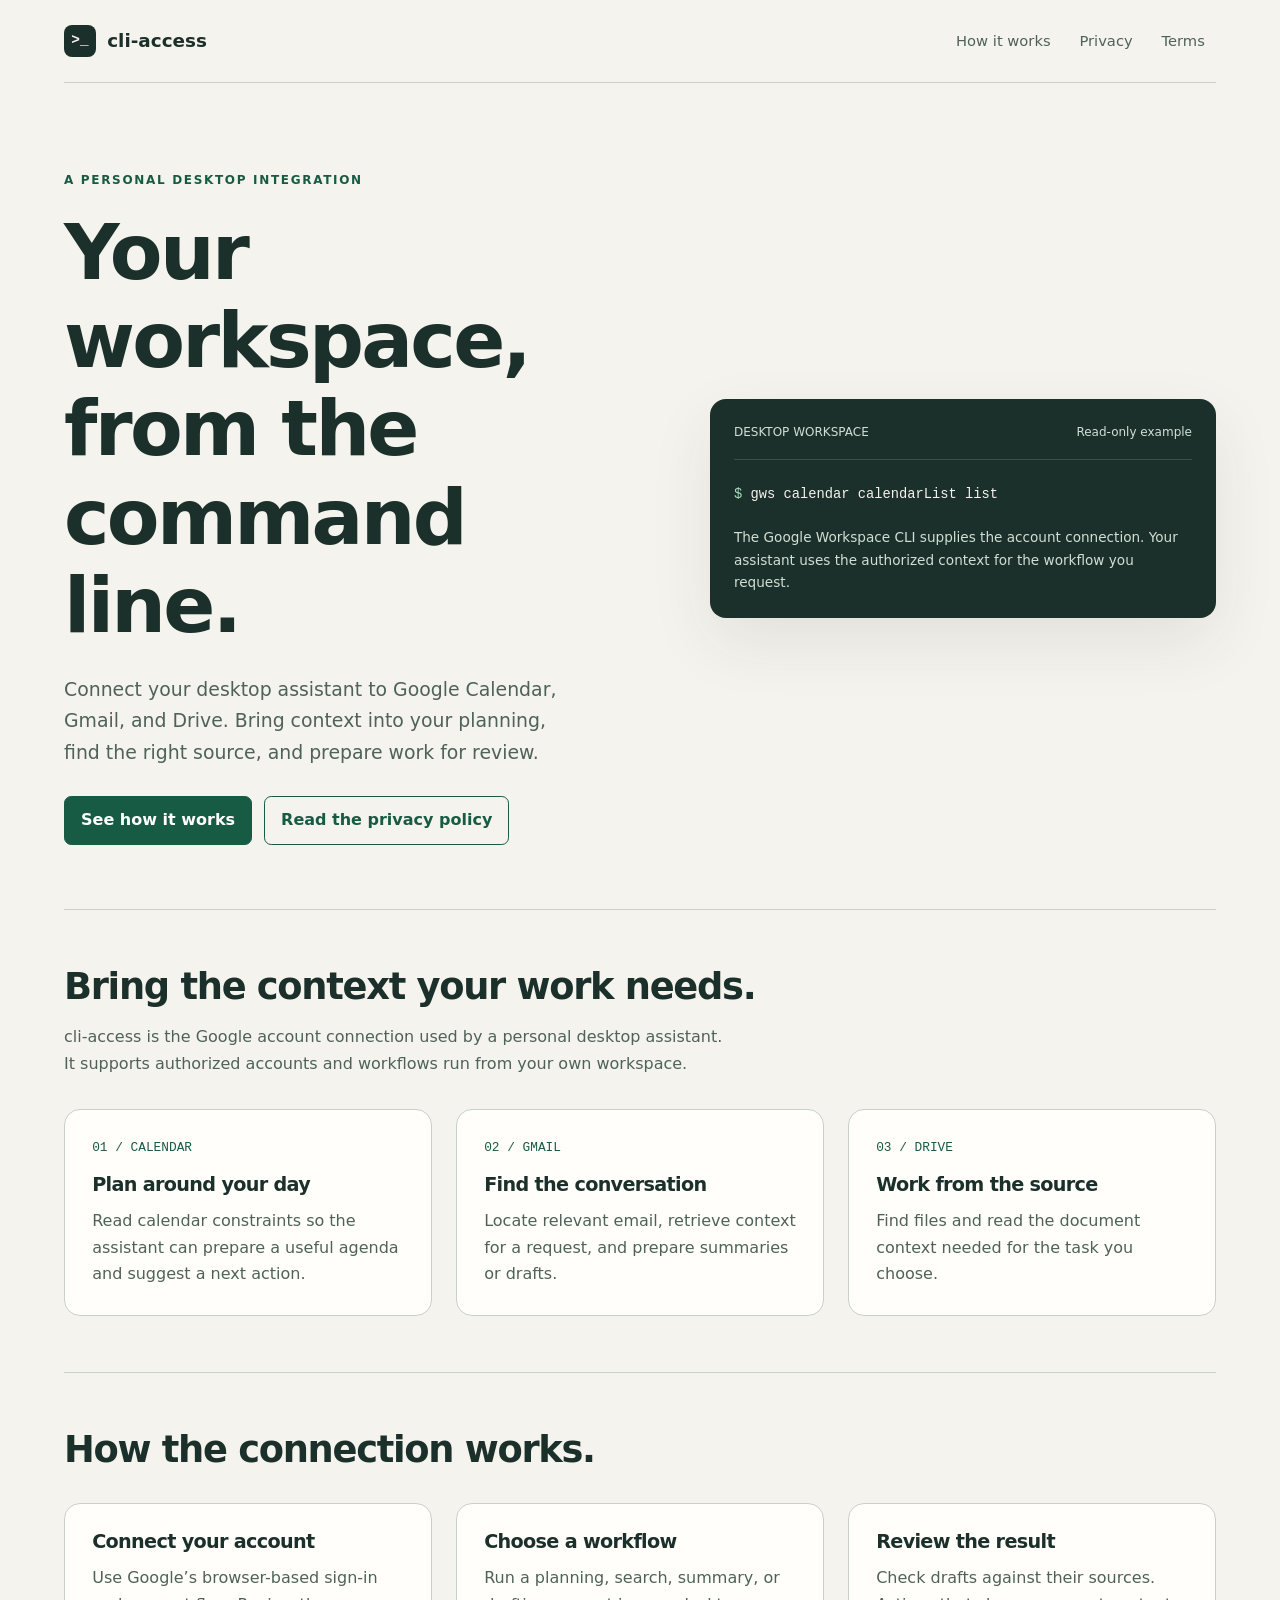
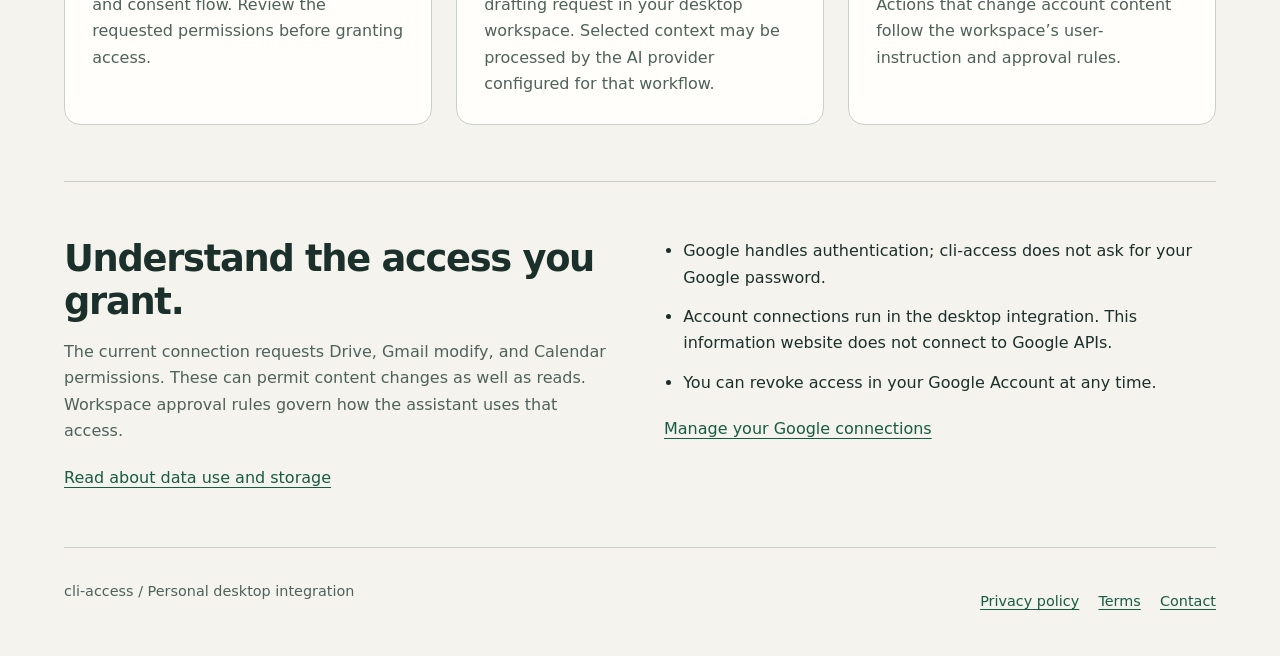
<file: public/index.html>
<!doctype html>
<html lang="en">
<head>
  <meta charset="utf-8">
  <meta name="viewport" content="width=device-width, initial-scale=1">
  <meta name="description" content="cli-access connects a desktop assistant to Google Calendar, Gmail, and Drive for personal planning, search, summaries, and drafts.">
  <meta name="referrer" content="no-referrer">
  <meta http-equiv="Content-Security-Policy" content="default-src 'none'; style-src 'self'; img-src 'self'; base-uri 'none'; form-action 'none'">
  <title>cli-access — Your workspace, from the command line</title>
  <link rel="stylesheet" href="styles.css">
</head>
<body>
  <a class="skip" href="#main">Skip to content</a>
  <header class="site-header shell">
    <a class="brand" href="./" aria-label="cli-access home"><span class="brand-mark" aria-hidden="true">&gt;_</span>cli-access</a>
    <nav class="nav" aria-label="Main navigation"><a href="#how-it-works">How it works</a><a href="privacy.html">Privacy</a><a href="terms.html">Terms</a></nav>
  </header>
  <main id="main" class="shell" tabindex="-1">
    <section class="hero" aria-labelledby="title">
      <div>
        <p class="eyebrow">A personal desktop integration</p>
        <h1 id="title">Your workspace, from the command line.</h1>
        <p class="lead">Connect your desktop assistant to Google Calendar, Gmail, and Drive. Bring context into your planning, find the right source, and prepare work for review.</p>
        <div class="actions"><a class="button primary" href="#how-it-works">See how it works</a><a class="button" href="privacy.html">Read the privacy policy</a></div>
      </div>
      <aside class="terminal" aria-label="Example of a supported read-only command">
        <div class="terminal-title"><span>DESKTOP WORKSPACE</span><span>Read-only example</span></div>
        <code><span class="prompt">$ </span>gws calendar calendarList list</code>
        <p>The Google Workspace CLI supplies the account connection. Your assistant uses the authorized context for the workflow you request.</p>
      </aside>
    </section>
    <section class="section" aria-labelledby="work-title">
      <h2 id="work-title">Bring the context your work needs.</h2>
      <p class="section-intro">cli-access is the Google account connection used by a personal desktop assistant. It supports authorized accounts and workflows run from your own workspace.</p>
      <div class="grid">
        <article class="card"><span class="number">01 / CALENDAR</span><h3>Plan around your day</h3><p>Read calendar constraints so the assistant can prepare a useful agenda and suggest a next action.</p></article>
        <article class="card"><span class="number">02 / GMAIL</span><h3>Find the conversation</h3><p>Locate relevant email, retrieve context for a request, and prepare summaries or drafts.</p></article>
        <article class="card"><span class="number">03 / DRIVE</span><h3>Work from the source</h3><p>Find files and read the document context needed for the task you choose.</p></article>
      </div>
    </section>
    <section class="section" id="how-it-works" aria-labelledby="steps-title">
      <h2 id="steps-title">How the connection works.</h2>
      <div class="grid">
        <article class="card"><h3>Connect your account</h3><p>Use Google’s browser-based sign-in and consent flow. Review the requested permissions before granting access.</p></article>
        <article class="card"><h3>Choose a workflow</h3><p>Run a planning, search, summary, or drafting request in your desktop workspace. Selected context may be processed by the AI provider configured for that workflow.</p></article>
        <article class="card"><h3>Review the result</h3><p>Check drafts against their sources. Actions that change account content follow the workspace’s user-instruction and approval rules.</p></article>
      </div>
    </section>
    <section class="section boundary" aria-labelledby="access-title">
      <div><h2 id="access-title">Understand the access you grant.</h2><p class="quiet">The current connection requests Drive, Gmail modify, and Calendar permissions. These can permit content changes as well as reads. Workspace approval rules govern how the assistant uses that access.</p><a href="privacy.html">Read about data use and storage</a></div>
      <div><ul><li>Google handles authentication; cli-access does not ask for your Google password.</li><li>Account connections run in the desktop integration. This information website does not connect to Google APIs.</li><li>You can revoke access in your Google Account at any time.</li></ul><a href="https://myaccount.google.com/connections">Manage your Google connections</a></div>
    </section>
  </main>
  <footer class="site-footer shell"><p>cli-access <span aria-hidden="true">/</span> Personal desktop integration</p><nav aria-label="Footer navigation"><a href="privacy.html">Privacy policy</a><a href="terms.html">Terms</a><a href="mailto:gentdev@gmail.com">Contact</a></nav></footer>
</body>
</html>
</file>
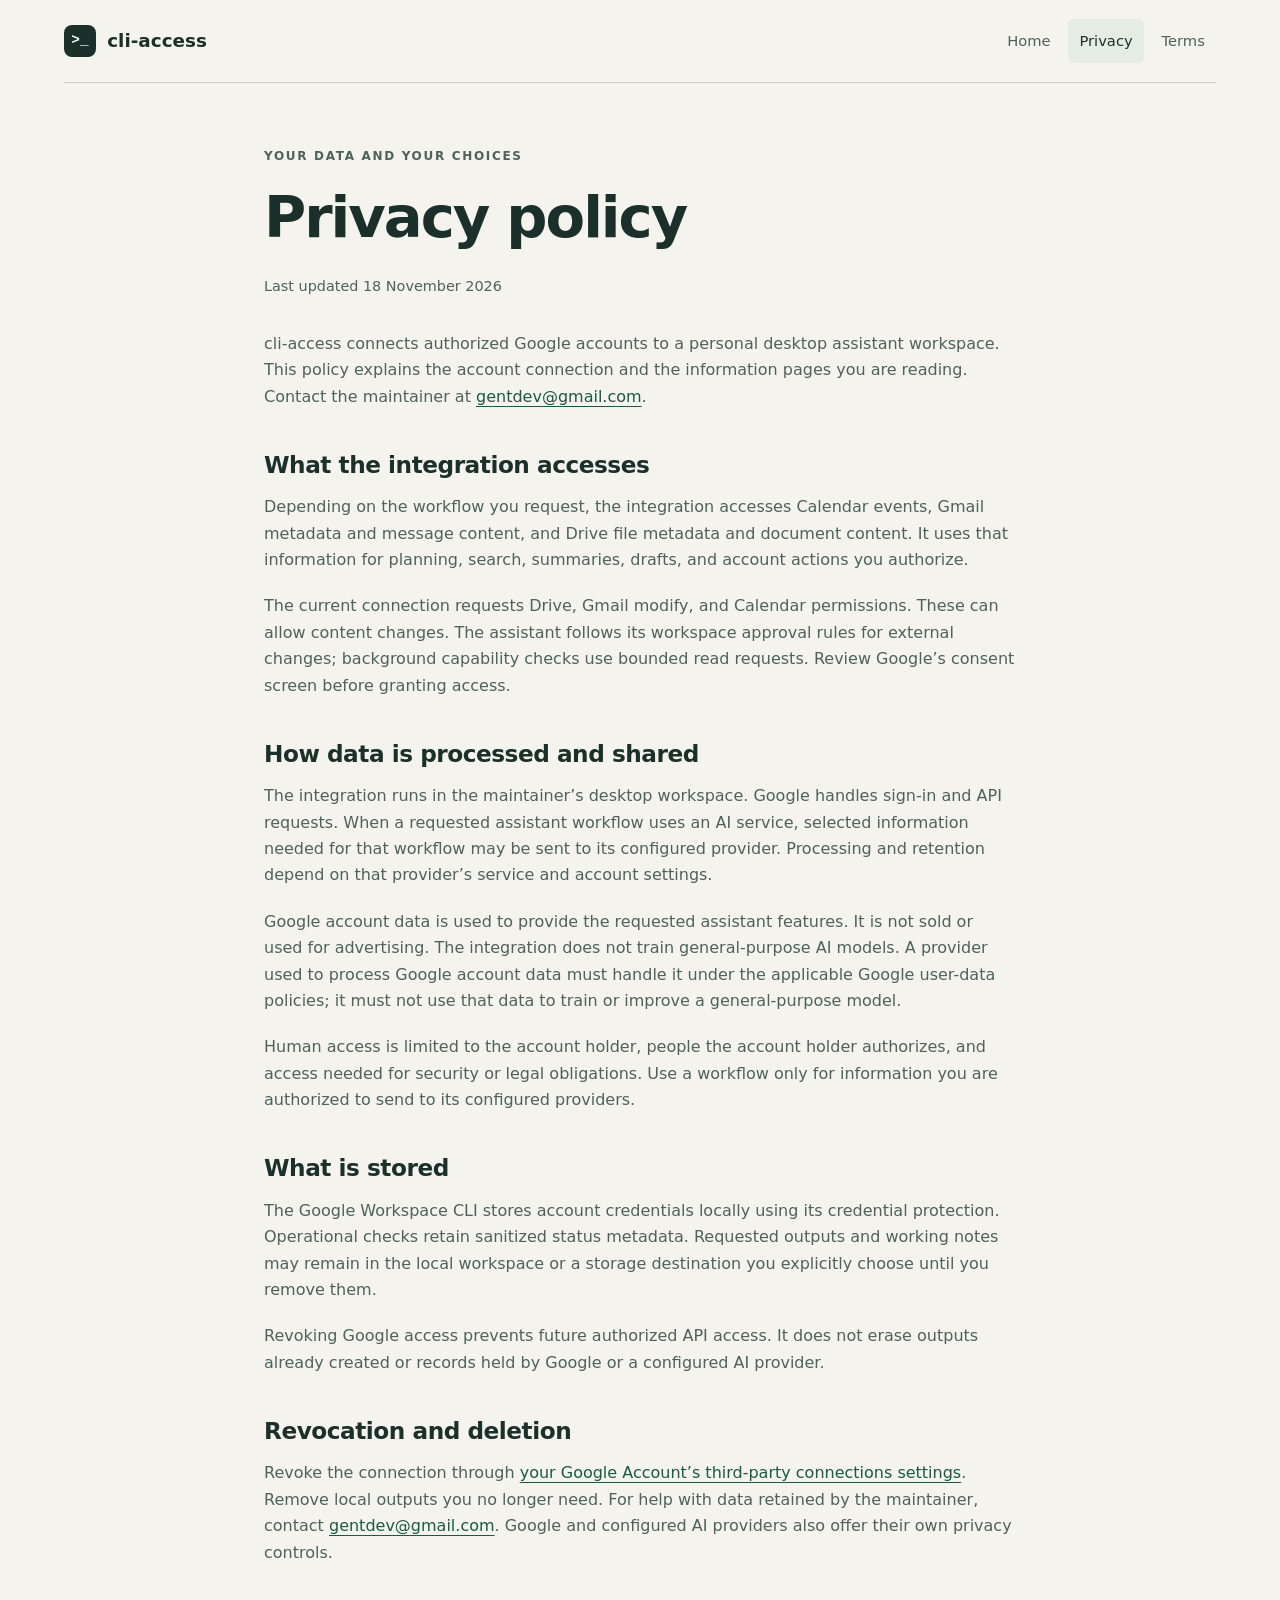
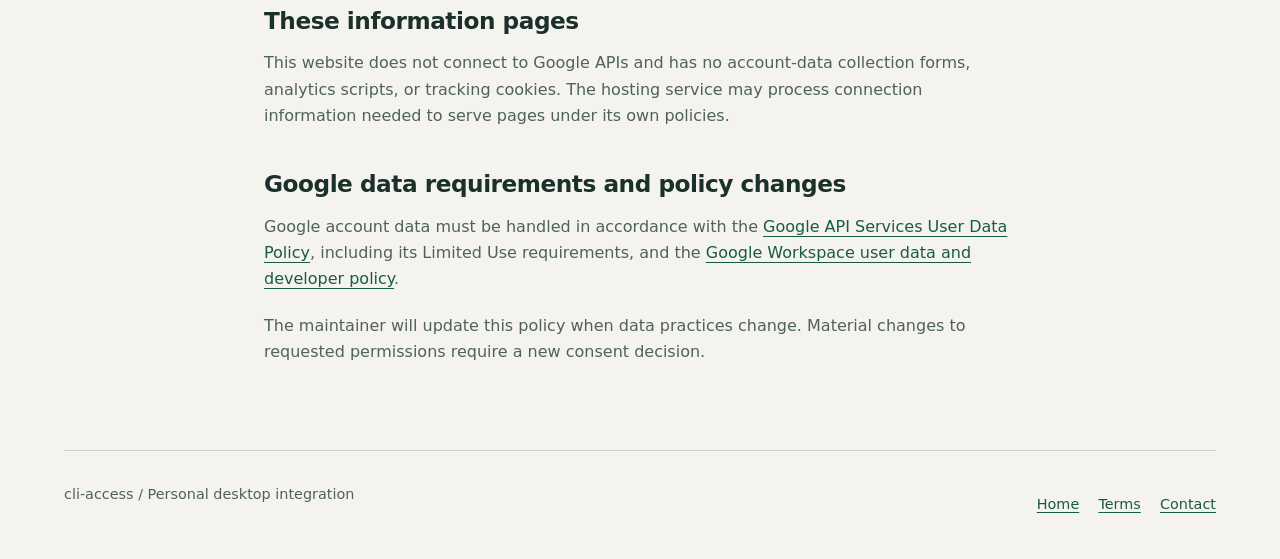
<file: public/privacy.html>
<!doctype html>
<html lang="en">
<head>
  <meta charset="utf-8"><meta name="viewport" content="width=device-width, initial-scale=1">
  <meta name="description" content="How cli-access uses Google account data, stores credentials and outputs, and supports revocation and deletion.">
  <meta name="referrer" content="no-referrer">
  <meta http-equiv="Content-Security-Policy" content="default-src 'none'; style-src 'self'; img-src 'self'; base-uri 'none'; form-action 'none'">
  <title>Privacy policy — cli-access</title><link rel="stylesheet" href="styles.css">
</head>
<body>
  <a class="skip" href="#main">Skip to content</a>
  <header class="site-header shell"><a class="brand" href="./" aria-label="cli-access home"><span class="brand-mark" aria-hidden="true">&gt;_</span>cli-access</a><nav class="nav" aria-label="Main navigation"><a href="./">Home</a><a href="privacy.html" aria-current="page">Privacy</a><a href="terms.html">Terms</a></nav></header>
  <main id="main" class="document shell" tabindex="-1">
    <p class="eyebrow">Your data and your choices</p><h1>Privacy policy</h1><p class="date">Last updated 18 November 2026</p>
    <p>cli-access connects authorized Google accounts to a personal desktop assistant workspace. This policy explains the account connection and the information pages you are reading. Contact the maintainer at <a href="mailto:gentdev@gmail.com">gentdev@gmail.com</a>.</p>
    <h2>What the integration accesses</h2>
    <p>Depending on the workflow you request, the integration accesses Calendar events, Gmail metadata and message content, and Drive file metadata and document content. It uses that information for planning, search, summaries, drafts, and account actions you authorize.</p>
    <p>The current connection requests Drive, Gmail modify, and Calendar permissions. These can allow content changes. The assistant follows its workspace approval rules for external changes; background capability checks use bounded read requests. Review Google’s consent screen before granting access.</p>
    <h2>How data is processed and shared</h2>
    <p>The integration runs in the maintainer’s desktop workspace. Google handles sign-in and API requests. When a requested assistant workflow uses an AI service, selected information needed for that workflow may be sent to its configured provider. Processing and retention depend on that provider’s service and account settings.</p>
    <p>Google account data is used to provide the requested assistant features. It is not sold or used for advertising. The integration does not train general-purpose AI models. A provider used to process Google account data must handle it under the applicable Google user-data policies; it must not use that data to train or improve a general-purpose model.</p>
    <p>Human access is limited to the account holder, people the account holder authorizes, and access needed for security or legal obligations. Use a workflow only for information you are authorized to send to its configured providers.</p>
    <h2>What is stored</h2>
    <p>The Google Workspace CLI stores account credentials locally using its credential protection. Operational checks retain sanitized status metadata. Requested outputs and working notes may remain in the local workspace or a storage destination you explicitly choose until you remove them.</p>
    <p>Revoking Google access prevents future authorized API access. It does not erase outputs already created or records held by Google or a configured AI provider.</p>
    <h2>Revocation and deletion</h2>
    <p>Revoke the connection through <a href="https://myaccount.google.com/connections">your Google Account’s third-party connections settings</a>. Remove local outputs you no longer need. For help with data retained by the maintainer, contact <a href="mailto:gentdev@gmail.com">gentdev@gmail.com</a>. Google and configured AI providers also offer their own privacy controls.</p>
    <h2>These information pages</h2>
    <p>This website does not connect to Google APIs and has no account-data collection forms, analytics scripts, or tracking cookies. The hosting service may process connection information needed to serve pages under its own policies.</p>
    <h2>Google data requirements and policy changes</h2>
    <p>Google account data must be handled in accordance with the <a href="https://developers.google.com/terms/api-services-user-data-policy">Google API Services User Data Policy</a>, including its Limited Use requirements, and the <a href="https://developers.google.com/workspace/workspace-api-user-data-developer-policy">Google Workspace user data and developer policy</a>.</p>
    <p>The maintainer will update this policy when data practices change. Material changes to requested permissions require a new consent decision.</p>
  </main>
  <footer class="site-footer shell"><p>cli-access <span aria-hidden="true">/</span> Personal desktop integration</p><nav aria-label="Footer navigation"><a href="./">Home</a><a href="terms.html">Terms</a><a href="mailto:gentdev@gmail.com">Contact</a></nav></footer>
</body>
</html>
</file>
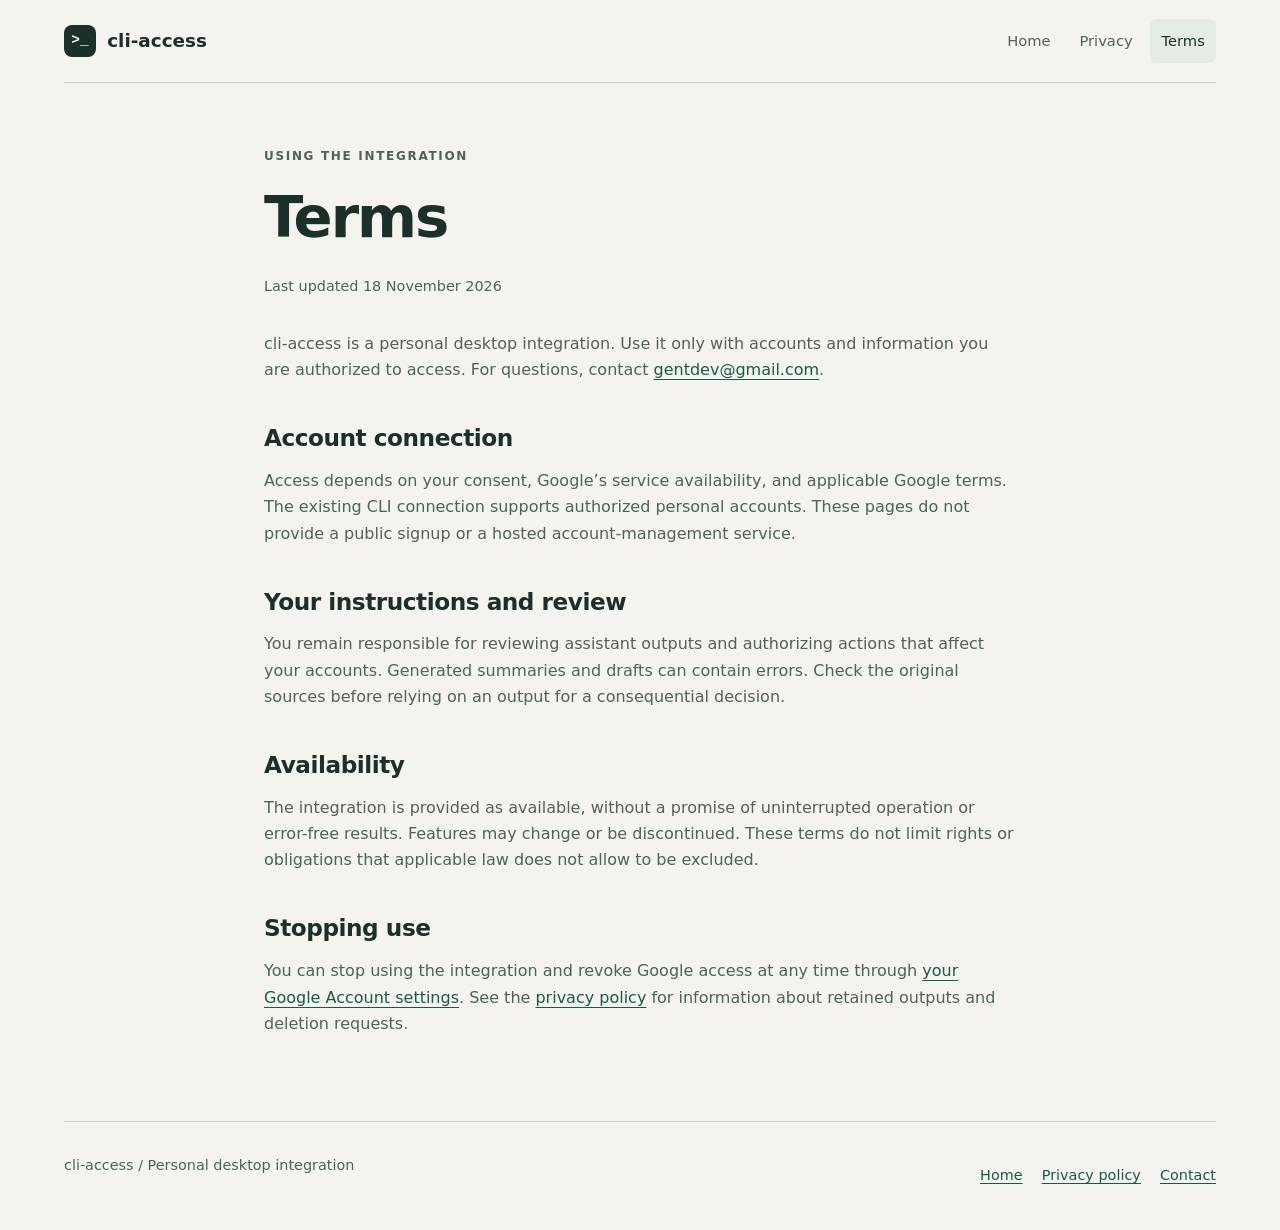
<file: public/terms.html>
<!doctype html>
<html lang="en">
<head>
  <meta charset="utf-8"><meta name="viewport" content="width=device-width, initial-scale=1">
  <meta name="description" content="Terms for personal use of cli-access and its Google account connection.">
  <meta name="referrer" content="no-referrer">
  <meta http-equiv="Content-Security-Policy" content="default-src 'none'; style-src 'self'; img-src 'self'; base-uri 'none'; form-action 'none'">
  <title>Terms — cli-access</title><link rel="stylesheet" href="styles.css">
</head>
<body>
  <a class="skip" href="#main">Skip to content</a>
  <header class="site-header shell"><a class="brand" href="./" aria-label="cli-access home"><span class="brand-mark" aria-hidden="true">&gt;_</span>cli-access</a><nav class="nav" aria-label="Main navigation"><a href="./">Home</a><a href="privacy.html">Privacy</a><a href="terms.html" aria-current="page">Terms</a></nav></header>
  <main id="main" class="document shell" tabindex="-1">
    <p class="eyebrow">Using the integration</p><h1>Terms</h1><p class="date">Last updated 18 November 2026</p>
    <p>cli-access is a personal desktop integration. Use it only with accounts and information you are authorized to access. For questions, contact <a href="mailto:gentdev@gmail.com">gentdev@gmail.com</a>.</p>
    <h2>Account connection</h2>
    <p>Access depends on your consent, Google’s service availability, and applicable Google terms. The existing CLI connection supports authorized personal accounts. These pages do not provide a public signup or a hosted account-management service.</p>
    <h2>Your instructions and review</h2>
    <p>You remain responsible for reviewing assistant outputs and authorizing actions that affect your accounts. Generated summaries and drafts can contain errors. Check the original sources before relying on an output for a consequential decision.</p>
    <h2>Availability</h2>
    <p>The integration is provided as available, without a promise of uninterrupted operation or error-free results. Features may change or be discontinued. These terms do not limit rights or obligations that applicable law does not allow to be excluded.</p>
    <h2>Stopping use</h2>
    <p>You can stop using the integration and revoke Google access at any time through <a href="https://myaccount.google.com/connections">your Google Account settings</a>. See the <a href="privacy.html">privacy policy</a> for information about retained outputs and deletion requests.</p>
  </main>
  <footer class="site-footer shell"><p>cli-access <span aria-hidden="true">/</span> Personal desktop integration</p><nav aria-label="Footer navigation"><a href="./">Home</a><a href="privacy.html">Privacy policy</a><a href="mailto:gentdev@gmail.com">Contact</a></nav></footer>
</body>
</html>
</file>
<file: public/styles.css>
:root{color-scheme:light dark;--paper:#f5f3ed;--surface:#fffefa;--ink:#1c302b;--muted:#4e625a;--line:#c8d1c9;--accent:#185b45;--accent-ink:#fff;--soft:#e5ece4;--focus:#946000;--radius:1rem;--space:1.5rem;font-family:system-ui,-apple-system,BlinkMacSystemFont,"Segoe UI",sans-serif;font-size:100%;line-height:1.65}
*{box-sizing:border-box}html{scroll-behavior:smooth;scroll-padding-top:2rem}body{margin:0;background:var(--paper);color:var(--ink)}a{color:var(--accent);text-underline-offset:.22em}a:hover{text-decoration-thickness:.13em}a:focus-visible{outline:3px solid var(--focus);outline-offset:4px;border-radius:.15rem}p,ul,ol{margin:0 0 1.25rem}h1,h2,h3{font-weight:650;line-height:1.15;letter-spacing:-.035em}h1{font-size:clamp(2.5rem,6vw,4.8rem);max-width:13ch;margin:.4rem 0 1.5rem}h2{font-size:clamp(1.65rem,3vw,2.3rem);margin:0 0 1rem}h3{font-size:1.2rem;margin:0 0 .75rem}small{font-size:.9rem}.shell{width:min(72rem,100% - 3rem);margin-inline:auto}.skip{position:absolute;left:1rem;top:-8rem;z-index:10;background:var(--surface);padding:.8rem 1rem}.skip:focus{top:1rem}.site-header{padding-block:1.2rem;display:flex;align-items:center;justify-content:space-between;gap:1rem;border-bottom:1px solid var(--line)}.brand{display:inline-flex;align-items:center;gap:.7rem;color:var(--ink);text-decoration:none;font-weight:700;font-size:1.15rem;min-height:2.75rem}.brand-mark{display:grid;place-items:center;width:2rem;height:2rem;border-radius:.5rem;background:var(--ink);color:var(--paper);font-family:ui-monospace,monospace;font-size:.9rem}.nav{display:flex;gap:.4rem;flex-wrap:wrap}.nav a{display:inline-flex;align-items:center;min-height:2.75rem;padding:.45rem .7rem;border-radius:.4rem;font-size:.92rem;text-decoration:none;color:var(--muted)}.nav a:hover,.nav a[aria-current=page]{background:var(--soft);color:var(--ink)}.hero{padding-block:5.5rem 4rem;display:grid;grid-template-columns:1.15fr 1fr;align-items:center;gap:4rem}.eyebrow{text-transform:uppercase;letter-spacing:.14em;font-size:.75rem;font-weight:750;color:var(--accent);margin-bottom:1.1rem}.lead{font-size:1.18rem;max-width:42ch;color:var(--muted)}.actions{display:flex;flex-wrap:wrap;gap:.75rem;margin-top:1.75rem}.button{min-height:2.9rem;display:inline-flex;align-items:center;justify-content:center;padding:.65rem 1rem;border:1px solid var(--accent);border-radius:.45rem;text-decoration:none;font-weight:650;color:var(--accent);background:transparent}.button.primary{background:var(--accent);color:var(--accent-ink)}.button:hover{box-shadow:inset 0 0 0 1px currentColor}.terminal{background:var(--ink);color:var(--paper);border-radius:var(--radius);padding:1.5rem;box-shadow:0 1.5rem 4rem #1c302b16;min-width:0}.terminal-title{display:flex;justify-content:space-between;gap:1rem;font-size:.75rem;color:#d2dfd4;border-bottom:1px solid #647f7066;padding-bottom:1rem;margin-bottom:1.5rem}.terminal code{font-family:ui-monospace,SFMono-Regular,Consolas,monospace;font-size:.86rem;display:block;white-space:pre-wrap;overflow-wrap:anywhere}.terminal .prompt{color:#a7dbc0}.terminal p{font-size:.85rem;color:#d2dfd4;margin:1.25rem 0 0}.section{padding-block:3.5rem;border-top:1px solid var(--line)}.section-intro{max-width:42rem;color:var(--muted)}.grid{display:grid;grid-template-columns:repeat(3,1fr);gap:var(--space);margin-top:2rem}.card{padding:1.7rem;border:1px solid var(--line);border-radius:var(--radius);background:var(--surface)}.card p{margin-bottom:0;color:var(--muted)}.number{font-family:ui-monospace,monospace;color:var(--accent);font-size:.8rem;display:block;margin-bottom:1rem}.boundary{display:grid;grid-template-columns:1fr 1fr;gap:3rem;align-items:start}.boundary ul{padding-left:1.2rem}.boundary li{margin-bottom:.8rem}.quiet{color:var(--muted)}.site-footer{border-top:1px solid var(--line);padding-block:2rem;display:flex;flex-wrap:wrap;justify-content:space-between;gap:1rem;font-size:.9rem;color:var(--muted)}.site-footer nav{display:flex;flex-wrap:wrap;gap:1.2rem}.site-footer a{display:inline-flex;align-items:center;min-height:2.75rem}.document{max-width:47rem;padding-block:4rem}.document h1{font-size:clamp(2.5rem,5vw,3.6rem);max-width:none}.document h2{font-size:1.45rem;margin-top:2.6rem;letter-spacing:-.02em}.document p,.document li{color:var(--muted)}.document strong{color:var(--ink)}.document .date{font-size:.9rem;margin-bottom:2rem}.notice{padding:1.2rem 1.4rem;background:var(--soft);border-radius:.6rem;margin-block:1.5rem}.document ul{padding-left:1.3rem}.document li{margin-bottom:.7rem}
@media(max-width:48rem){.shell{width:min(72rem,100% - 2rem)}.hero{grid-template-columns:1fr;gap:2rem;padding-block:3rem}.grid,.boundary{grid-template-columns:1fr;gap:1rem}.section{padding-block:2.5rem}.document{padding-block:2.5rem}.site-header{align-items:flex-start;flex-wrap:wrap}.nav{gap:.15rem}.nav a{padding-inline:.55rem}.terminal{padding:1.2rem}.card{padding:1.4rem}.site-footer{display:block}.site-footer nav{gap:1rem}}
@media(prefers-color-scheme:dark){:root{--paper:#15251f;--surface:#1b3027;--ink:#eff3e9;--muted:#bbcebf;--line:#415a4c;--accent:#b0dfbd;--accent-ink:#163424;--soft:#294034;--focus:#f3ce72}.terminal{background:#0e1c16;color:#eff3e9}.brand-mark{background:#b0dfbd;color:#163424}}
@media(prefers-reduced-motion:reduce){html{scroll-behavior:auto}}
</file>
